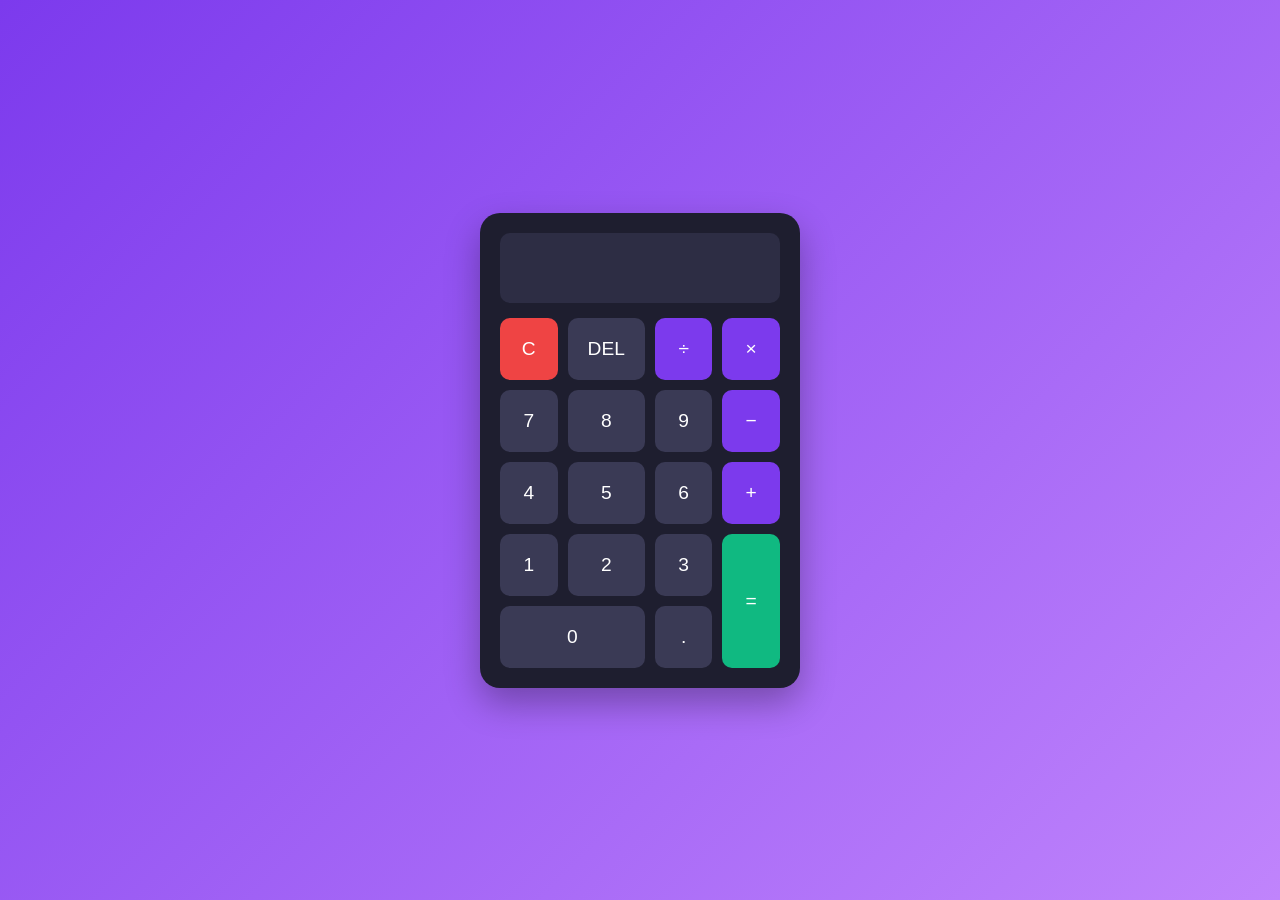
<file: level1_calculator/index.html>
<!DOCTYPE html>
<html lang="en">
<head>
  <meta charset="UTF-8">
  <title>Calculator | CodSoft Task 3</title>
  <link rel="stylesheet" href="style.css">
</head>
<body>

  <div class="calculator">
    <input type="text" id="display" disabled>
    <div class="buttons">
      <button class="btn clear" onclick="clearDisplay()">C</button>
      <button class="btn" onclick="deleteLast()">DEL</button>
      <button class="btn operator" onclick="appendValue('/')">÷</button>
      <button class="btn operator" onclick="appendValue('*')">×</button>

      <button class="btn" onclick="appendValue('7')">7</button>
      <button class="btn" onclick="appendValue('8')">8</button>
      <button class="btn" onclick="appendValue('9')">9</button>
      <button class="btn operator" onclick="appendValue('-')">−</button>

      <button class="btn" onclick="appendValue('4')">4</button>
      <button class="btn" onclick="appendValue('5')">5</button>
      <button class="btn" onclick="appendValue('6')">6</button>
      <button class="btn operator" onclick="appendValue('+')">+</button>

      <button class="btn" onclick="appendValue('1')">1</button>
      <button class="btn" onclick="appendValue('2')">2</button>
      <button class="btn" onclick="appendValue('3')">3</button>
      <button class="btn equals" onclick="calculate()" rowspan="2">=</button>

      <button class="btn zero" onclick="appendValue('0')">0</button>
      <button class="btn" onclick="appendValue('.')">.</button>
    </div>
  </div>

  <script src="script.js"></script>
</body>
</html>
</file>
<file: level1_calculator/style.css>
* {
  margin: 0;
  padding: 0;
  box-sizing: border-box;
}

body {
  font-family: 'Segoe UI', Arial, sans-serif;
  background: linear-gradient(135deg, #7c3aed, #c084fc);
  min-height: 100vh;
  display: flex;
  align-items: center;
  justify-content: center;
}

.calculator {
  background: #1e1e2f;
  padding: 20px;
  border-radius: 20px;
  box-shadow: 0 15px 35px rgba(0, 0, 0, 0.3);
  width: 320px;
}

#display {
  width: 100%;
  height: 70px;
  font-size: 2em;
  text-align: right;
  padding: 0 15px;
  border: none;
  border-radius: 10px;
  margin-bottom: 15px;
  background: #2d2d44;
  color: white;
}

.buttons {
  display: grid;
  grid-template-columns: repeat(4, 1fr);
  gap: 10px;
}

.btn {
  padding: 20px;
  font-size: 1.2em;
  border: none;
  border-radius: 10px;
  background: #3a3a55;
  color: white;
  cursor: pointer;
  transition: transform 0.15s ease, background 0.15s ease;
}

.btn:hover {
  transform: scale(1.05);
  background: #4a4a6a;
}

.btn:active {
  transform: scale(0.95);
}

.operator {
  background: #7c3aed;
}

.operator:hover {
  background: #9256f0;
}

.equals {
  background: #10b981;
  grid-row: span 2;
}

.equals:hover {
  background: #14c98f;
}

.clear {
  background: #ef4444;
}

.clear:hover {
  background: #f65a5a;
}

.zero {
  grid-column: span 2;
}
</file>
